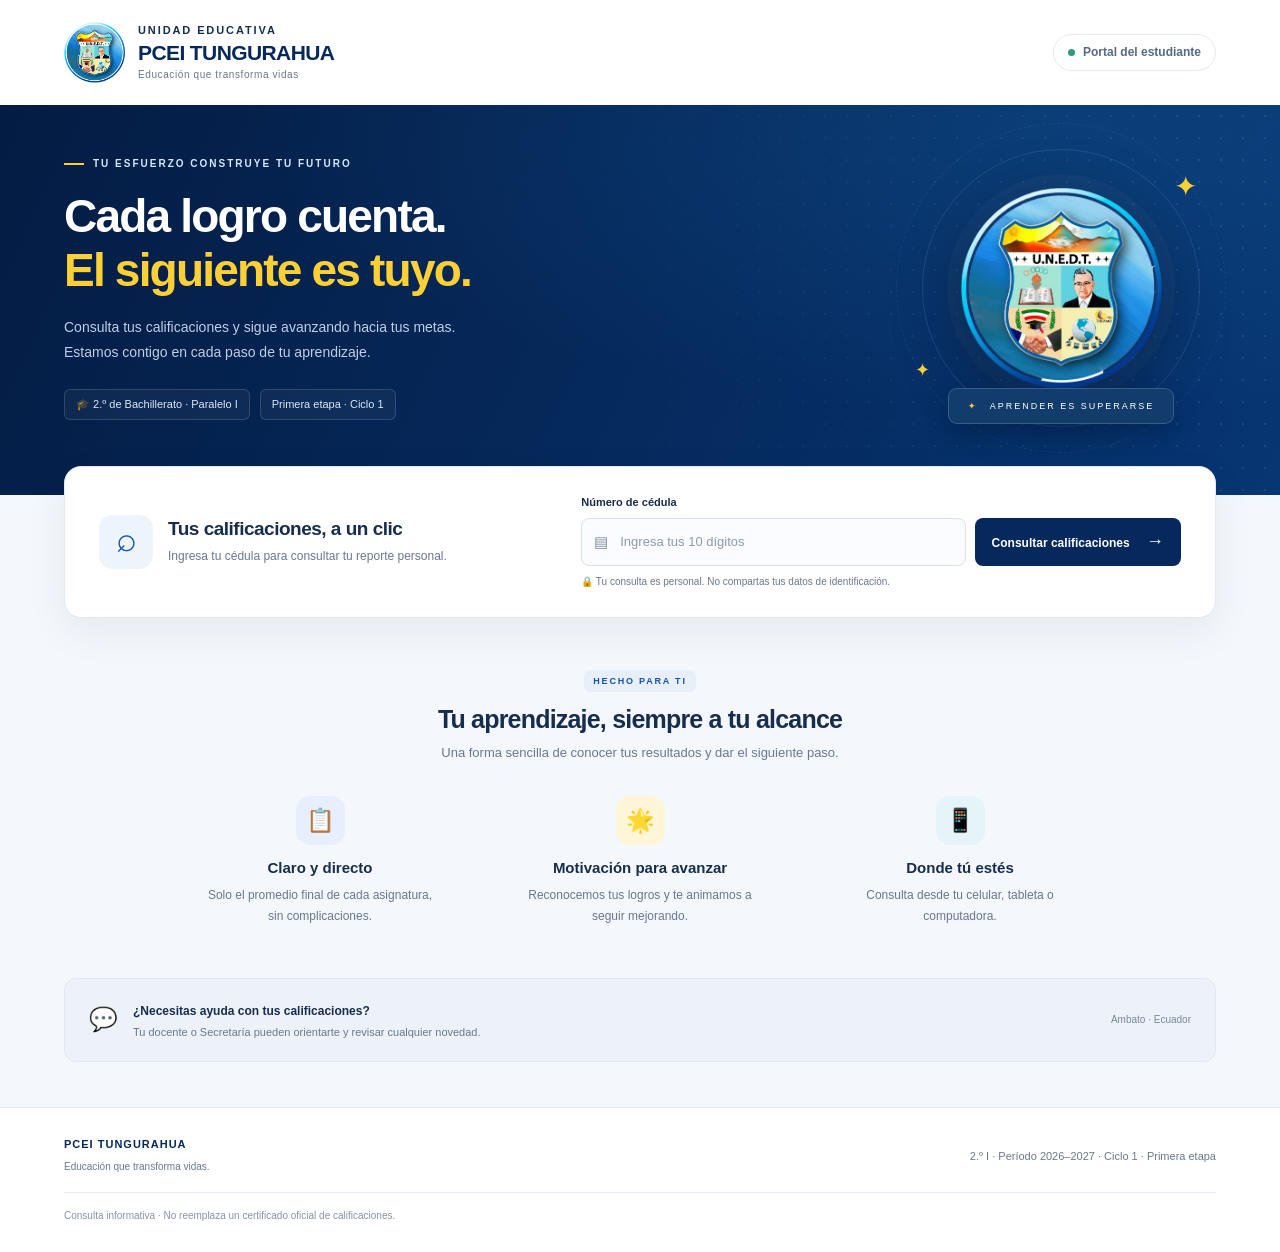
<file: templates/index.html>
<!doctype html>
<html lang="es">
<head>
  <meta charset="utf-8">
  <meta name="viewport" content="width=device-width, initial-scale=1">
  <meta name="theme-color" content="#06285c">
  <meta name="robots" content="noindex,nofollow">
  <title>Calificaciones 2.º I | PCEI Tungurahua</title>
  <link rel="icon" href="/static/sello.png">
  <link rel="stylesheet" href="/static/styles.css">
  <link rel="stylesheet" href="/static/libreta.css">
  <link rel="stylesheet" href="/static/print.css">
  <script src="/static/app.js" defer></script>
</head>
<body>
  <header class="header">
    <a class="brand" href="/" aria-label="PCEI Tungurahua, inicio">
      <span class="brand-mark"><img src="/static/sello.png" alt="Sello de la Unidad Educativa"></span>
      <span><small>UNIDAD EDUCATIVA</small><strong>PCEI TUNGURAHUA</strong><span class="brand-motto">Educación que transforma vidas</span></span>
    </a>
    <span class="portal-label"><span class="status-dot"></span> Portal del estudiante</span>
  </header>

  <main>
    <section class="hero" aria-labelledby="hero-title">
      <div class="hero-content">
        <div class="eyebrow"><span></span> TU ESFUERZO CONSTRUYE TU FUTURO</div>
        <h1 id="hero-title">Cada logro cuenta.<br><span>El siguiente es tuyo.</span></h1>
        <p>Consulta tus calificaciones y sigue avanzando hacia tus metas.<br class="desktop-break"> Estamos contigo en cada paso de tu aprendizaje.</p>
        <div class="hero-tags"><span>🎓 2.º de Bachillerato · Paralelo I</span><span>Primera etapa · Ciclo 1</span></div>
      </div>
      <div class="hero-art" aria-hidden="true">
        <div class="orbit orbit-one"></div><div class="orbit orbit-two"></div>
        <span class="art-spark spark-one">✦</span><span class="art-spark spark-two">✦</span>
        <div class="seal-halo"><img src="/static/sello.png" alt=""></div>
        <div class="art-caption"><span>✦</span> APRENDER ES SUPERARSE</div>
      </div>
    </section>

    <div class="main-container">
      <section class="lookup" aria-labelledby="lookup-title">
        <div class="lookup-intro"><span class="section-icon" aria-hidden="true">⌕</span><div><h2 id="lookup-title">Tus calificaciones, a un clic</h2><p>Ingresa tu cédula para consultar tu reporte personal.</p></div></div>
        <form id="lookup-form" novalidate>
          <label for="cedula">Número de cédula</label>
          <div class="form-row"><div class="input-wrap"><span aria-hidden="true">▤</span><input id="cedula" name="cedula" type="text" inputmode="numeric" autocomplete="off" maxlength="10" placeholder="Ingresa tus 10 dígitos" aria-describedby="input-help form-error" required></div><button type="submit" id="search-button">Consultar calificaciones <span aria-hidden="true">→</span></button></div>
          <p id="input-help" class="input-help">🔒 Tu consulta es personal. No compartas tus datos de identificación.</p>
          <p id="form-error" class="error" role="alert" hidden></p>
        </form>
      </section>

      <section id="results" aria-labelledby="student-name" tabindex="-1" hidden>
        <div class="student-panel"><div class="student-avatar" aria-hidden="true">🎓</div><div class="student-info"><span class="eyebrow dark">REPORTE PERSONAL · SEGUNDO I</span><h2 id="student-name"></h2><p><span id="student-id"></span><span class="separator">·</span>2.º de Bachillerato «I»</p></div><div class="report-actions"><button type="button" class="print-button" id="print-button" aria-describedby="print-help">🖨️ Imprimir / Guardar PDF</button><button type="button" class="secondary-button" id="clear-button">Nueva consulta ↗</button></div></div>
        <p class="print-help" id="print-help">Una sola hoja A4. Para descargar, elige «Guardar como PDF» en la ventana de impresión.</p>
        <div class="results-heading"><div><span class="eyebrow dark">CADA ESFUERZO CUENTA ✦</span><h2>Mi libreta de calificaciones</h2><p>Una materia, un nuevo logro. ¡Sigue adelante!</p></div><span class="period-chip" id="period-label"></span></div>
        <div class="legend"><span><i class="legend-dot excellent"></i>9–10 · Excelente</span><span><i class="legend-dot good"></i>7–8,99 · Sigue así</span><span><i class="legend-dot improve"></i>Menos de 7 · A mejorar</span><span><i class="legend-dot pending"></i>Sin nota</span></div>
        <div class="report-book">
          <div class="book-heading" aria-hidden="true"><span>📒 ASIGNATURA</span><span>PROMEDIO<br>FINAL / 10</span></div>
          <ol class="report-list" id="grades-grid" aria-label="Promedios finales por asignatura"></ol>
          <div class="book-bottom"><span aria-hidden="true">🌟</span> ¡Tu próxima meta está un paso más cerca!</div>
        </div>
        <p class="report-note">ℹ️ «Sin nota» significa que el archivo no registra un promedio final. No equivale a cero. Si tienes dudas, comunícate con tu docente.</p>
        <p class="print-disclaimer">Consulta informativa · No reemplaza un certificado oficial de calificaciones.</p>
      </section>

      <section id="welcome" class="welcome" aria-labelledby="welcome-title">
        <div class="welcome-top"><span class="tiny-pill">HECHO PARA TI</span><h2 id="welcome-title">Tu aprendizaje, siempre a tu alcance</h2><p>Una forma sencilla de conocer tus resultados y dar el siguiente paso.</p></div>
        <div class="features"><article><span class="feature-icon blue" aria-hidden="true">📋</span><h3>Claro y directo</h3><p>Solo el promedio final de cada asignatura, sin complicaciones.</p></article><article><span class="feature-icon yellow" aria-hidden="true">🌟</span><h3>Motivación para avanzar</h3><p>Reconocemos tus logros y te animamos a seguir mejorando.</p></article><article><span class="feature-icon cyan" aria-hidden="true">📱</span><h3>Donde tú estés</h3><p>Consulta desde tu celular, tableta o computadora.</p></article></div>
      </section>

      <aside class="support"><span aria-hidden="true">💬</span><div><strong>¿Necesitas ayuda con tus calificaciones?</strong><p>Tu docente o Secretaría pueden orientarte y revisar cualquier novedad.</p></div><span class="support-location">Ambato · Ecuador</span></aside>
    </div>
  </main>
  <footer><div><strong>PCEI TUNGURAHUA</strong><span>Educación que transforma vidas.</span></div><p>2.º I · Período 2026–2027 · Ciclo 1 · Primera etapa</p><span class="footer-line"></span><small>Consulta informativa · No reemplaza un certificado oficial de calificaciones.</small></footer>
</body>
</html>
</file>
<file: static/styles.css>
:root{--navy:#06285c;--deep:#041b40;--blue:#1255aa;--gold:#ffd035;--ink:#172d4d;--muted:#69788e;--line:#e5ebf3;--bg:#f4f7fc;--green:#148369;--amber:#986513}
*{box-sizing:border-box}html{scroll-behavior:smooth}body{margin:0;font-family:"Segoe UI",Arial,sans-serif;color:var(--ink);background:var(--bg);font-size:15px;line-height:1.6}button,input{font:inherit}button,a,input{-webkit-tap-highlight-color:transparent}button{cursor:pointer}button:disabled{cursor:wait;opacity:.7}a{color:inherit;text-decoration:none}[hidden]{display:none!important}:focus-visible{outline:3px solid #1d83df;outline-offset:5px}h1,h2,h3,p{margin:0}h2,h3{line-height:1.3}button{transition:transform .18s,background .18s}.header{max-width:1240px;margin:auto;padding:19px 44px;display:flex;align-items:center;justify-content:space-between;gap:24px;background:white}body:before{content:"";position:absolute;z-index:-1;top:0;width:100%;height:111px;background:white}.brand{display:flex;gap:13px;align-items:center}.brand-mark{width:61px;height:67px;display:flex;align-items:center;justify-content:center}.brand-mark img{height:65px;width:48px;object-fit:contain;mix-blend-mode:multiply}.brand small{font-size:11px;letter-spacing:1.9px;font-weight:600;display:block}.brand strong{font-size:21px;letter-spacing:-.6px;color:var(--navy);display:block;line-height:1.35}.brand-motto{font-size:10px;letter-spacing:.6px;display:block;color:var(--muted)}.portal-label{font-size:12px;font-weight:600;color:#566a82;border:1px solid var(--line);border-radius:24px;padding:8px 14px;display:flex;align-items:center;gap:8px}.status-dot{width:7px;height:7px;background:#2e9a80;border-radius:50%}.hero{position:relative;background:radial-gradient(ellipse at 85% 5%,#155d9b55,transparent 55%),linear-gradient(115deg,#041c43,#073674);color:white;display:flex;justify-content:space-between;align-items:center;min-height:365px;padding:48px max(44px,calc((100vw - 1152px)/2)) 72px;overflow:hidden}.hero:before{content:"";position:absolute;inset:0;background-image:radial-gradient(#ffffff18 .8px,transparent .8px);background-size:22px 22px;mask-image:linear-gradient(90deg,transparent 40%,#000)}.hero:after{content:"";height:4px;width:150px;background:var(--gold);position:absolute;bottom:0;left:max(44px,calc((100vw - 1152px)/2));border-radius:4px 4px 0 0}.hero-content{position:relative;z-index:1}.eyebrow{font-size:10px;letter-spacing:2px;font-weight:700;display:flex;align-items:center;gap:9px;color:#d7e7ff}.eyebrow>span{background:var(--gold);width:20px;height:2px}h1{font-size:46px;letter-spacing:-1.8px;font-weight:750;line-height:1.18;margin:17px 0 18px}h1>span{color:var(--gold)}.hero-content>p{color:#c0cfe4;font-size:14px;line-height:1.8}.hero-tags{display:flex;gap:10px;margin-top:23px;flex-wrap:wrap}.hero-tags>span{background:#ffffff0b;border:1px solid #ffffff25;border-radius:6px;padding:6px 11px;font-size:11px;color:#dde8f8}.hero-art{position:relative;flex:0 0 310px;min-height:270px;display:flex;align-items:center;justify-content:center;margin-left:35px}.orbit{border:1px solid #87b8ef28;border-radius:50%;position:absolute;width:278px;height:278px}.orbit-two{width:330px;height:330px;border-style:dashed;transform:rotate(25deg);opacity:.65}.seal-halo{background:linear-gradient(145deg,#ffffff,#d8e9f7);border:7px solid #ffffff18;box-shadow:0 20px 70px #0005,0 0 0 13px #ffffff07;border-radius:50%;width:202px;height:202px;overflow:hidden;display:flex;align-items:center;justify-content:center;transform:rotate(-5deg)}.seal-halo img{height:183px;width:132px;object-fit:contain;mix-blend-mode:multiply}.art-spark{position:absolute;color:var(--gold);font-size:28px}.spark-one{top:12px;right:19px}.spark-two{bottom:38px;left:9px;font-size:18px}.art-caption{position:absolute;bottom:-1px;background:#123c6c;border:1px solid #97bce044;border-radius:9px;padding:10px 19px;font-size:9px;letter-spacing:2px;box-shadow:0 10px 20px #001b3c66}.art-caption span{color:var(--gold);margin-right:8px}.main-container{max-width:1152px;margin:0 auto;padding:0 0 45px;position:relative}.lookup{position:relative;margin-top:-29px;background:white;border:1px solid #e2e9f3;border-radius:17px;box-shadow:0 14px 40px #092d5710;padding:27px 34px;display:grid;grid-template-columns:1fr 1.35fr;gap:38px;align-items:center}.lookup-intro{display:flex;align-items:center;gap:15px}.section-icon{font-size:35px;background:#eef4fc;color:var(--blue);width:54px;height:54px;border-radius:14px;flex-shrink:0;text-align:center;line-height:48px}.lookup h2{font-size:19px;letter-spacing:-.5px;margin-bottom:5px}.lookup p{font-size:12px;color:var(--muted)}label{display:block;font-size:11px;font-weight:650;margin-bottom:6px}.form-row{display:flex;gap:9px}.input-wrap{display:flex;align-items:center;gap:10px;border:1px solid #d8e1ee;border-radius:8px;background:#fafcff;flex:1;min-width:0;padding:0 12px;color:#7b8b9e}.input-wrap:focus-within{outline:2px solid #2678c8;outline-offset:2px}input{border:0;outline:0!important;background:transparent;width:100%;height:46px;min-width:0;font-size:13px;color:var(--ink)}input::placeholder{color:#8c99aa}button[type=submit]{border:0;border-radius:8px;background:var(--navy);color:white;font-size:12px;padding:0 17px;font-weight:600;white-space:nowrap}button[type=submit]:hover{background:#114786;transform:translateY(-1px)}button[type=submit] span{margin-left:13px;font-size:18px}.lookup .input-help{margin-top:8px;font-size:10px}.lookup .error{color:#a72b3a;margin-top:10px;font-size:12px}.welcome{padding:49px 20px 34px}.welcome-top{text-align:center}.tiny-pill{display:inline-block;color:var(--blue);font-size:9px;letter-spacing:1.8px;font-weight:700;background:#e8eff9;border-radius:6px;padding:4px 9px;margin-bottom:11px}.welcome h2{font-size:25px;letter-spacing:-.8px}.welcome-top p{color:var(--muted);font-size:13px;margin-top:8px}.features{display:grid;grid-template-columns:repeat(3,1fr);gap:30px;margin:32px auto 0;max-width:930px}.features article{text-align:center;padding:0 25px}.feature-icon{display:inline-flex;width:49px;height:49px;align-items:center;justify-content:center;border-radius:14px;font-size:23px;margin-bottom:13px}.blue{background:#e7effc}.yellow{background:#fff5d7}.cyan{background:#e5f4f8}.features h3{font-size:15px;margin-bottom:7px}.features p{font-size:12px;color:var(--muted);line-height:1.8}.support{display:flex;align-items:center;gap:15px;background:#edf2f9;border:1px solid #e2e9f3;padding:19px 24px;border-radius:12px;margin-top:16px}.support>span:first-child{font-size:23px}.support strong{font-size:12px}.support p{font-size:11px;color:var(--muted);margin-top:2px}.support-location{margin-left:auto;white-space:nowrap;font-size:10px;color:#77879c}footer{border-top:1px solid #e0e7f0;background:#fff;padding:28px max(44px,calc((100vw - 1152px)/2));display:flex;align-items:center;justify-content:space-between;gap:15px;flex-wrap:wrap}footer strong{font-size:11px;letter-spacing:1px;display:block;color:var(--navy)}footer div>span{font-size:10px;color:var(--muted)}footer p{font-size:11px;color:var(--muted)}.footer-line{height:1px;background:var(--line);flex-basis:100%}footer small{font-size:10px;color:#8793a4}#results{scroll-margin-top:20px;outline:0}.student-panel{display:flex;gap:17px;align-items:center;margin-top:33px;padding-bottom:24px;border-bottom:1px solid var(--line)}.student-avatar{background:#e4edfa;border:1px solid #d7e4f8;border-radius:15px;width:60px;height:60px;display:flex;align-items:center;justify-content:center;font-size:29px;flex-shrink:0}.dark{color:#6c809a;font-size:9px;letter-spacing:1.7px}.student-info h2{font-size:23px;margin:5px 0;letter-spacing:-.6px}.student-info p{font-size:12px;color:var(--muted)}.separator{margin:0 10px;color:#b1bcca}.secondary-button{background:white;border:1px solid #d8e2ef;border-radius:8px;color:var(--navy);padding:9px 14px;font-size:11px;font-weight:600;margin-left:auto;white-space:nowrap}.secondary-button:hover{background:#e8eff9}.encouragement{display:flex;align-items:center;gap:13px;background:linear-gradient(90deg,#fffae8,#fffdf6);border:1px solid #f0e4b4;border-radius:10px;padding:14px 20px;margin-top:23px}.encouragement>span{font-size:24px}.encouragement p{font-size:12px;color:#7b692e}.encouragement strong{font-weight:650}.results-heading{display:flex;align-items:center;justify-content:space-between;gap:16px;margin-top:33px}.results-heading h2{font-size:25px;letter-spacing:-.7px;margin:6px 0}.results-heading p{font-size:12px;color:var(--muted)}.period-chip{background:#e8eef8;color:#536b8b;font-size:10px;padding:7px 12px;border-radius:7px;white-space:nowrap}.legend{display:flex;flex-wrap:wrap;gap:19px;margin:20px 0;font-size:10px;color:var(--muted)}.legend>span{display:flex;align-items:center;gap:5px}.legend-dot{width:6px;height:6px;border-radius:50%;background:var(--blue)}.legend-dot.excellent{background:var(--green)}.legend-dot.improve{background:#c88b2f}.legend-dot.pending{background:#a4afbe}.grades-grid{display:grid;grid-template-columns:repeat(3,minmax(0,1fr));gap:18px}.grade-card{background:white;border:1px solid var(--line);border-radius:14px;padding:22px;position:relative;overflow:hidden;box-shadow:0 4px 15px #13315803;transition:transform .2s,box-shadow .2s}.grade-card:hover{transform:translateY(-3px);box-shadow:0 12px 25px #1331580c}.card-heading{display:flex;justify-content:space-between;align-items:center;gap:8px}.subject-icon{width:45px;height:45px;display:flex;align-items:center;justify-content:center;font-size:24px;border-radius:12px}.tone-0{background:#eaf0fc}.tone-1{background:#fff0dd}.tone-2{background:#eeeaf9}.tone-3{background:#e4f5f1}.tone-4{background:#e9f3fc}.grade-badge{font-size:9px;white-space:nowrap;border-radius:20px;padding:4px 8px;background:#e8f6f0;color:var(--green);font-weight:600}.good .grade-badge{background:#eaf1fd;color:#2266b4}.improve .grade-badge{background:#fff3df;color:var(--amber)}.pending .grade-badge{background:#f0f3f7;color:#7a8799}.grade-card h3{font-size:15px;margin:17px 0 20px;min-height:39px;display:flex;align-items:center;max-width:95%}.grade-label{font-size:8px;letter-spacing:1.5px;font-weight:650;color:#7b8b9e}.grade-value{font-size:38px;line-height:1.25;letter-spacing:-1.4px;font-weight:750;margin-top:3px;color:var(--navy);display:flex;align-items:baseline;gap:7px;font-variant-numeric:tabular-nums}.grade-value>span{font-size:12px;font-weight:400;color:#8c99aa;letter-spacing:0}.excellent .grade-value{color:var(--green)}.improve .grade-value{color:var(--amber)}.pending .grade-value{font-size:27px;color:#98a5b6;line-height:1.76;letter-spacing:-.7px}.meter{display:flex;gap:4px;margin-top:13px}.meter>span{height:4px;flex:1;background:#edf1f6;border-radius:3px}.meter .filled{background:#4385d0}.excellent .meter .filled{background:#42a48b}.improve .meter .filled{background:#dcad50}.pending-line{height:4px;border-radius:3px;background:#edf1f6;margin-top:13px}.card-message{border-top:1px solid #edf1f6;padding-top:13px;margin-top:16px;font-size:11px;line-height:1.75;color:var(--muted);min-height:53px}.report-note{font-size:11px;color:var(--muted);padding:18px 4px 12px}
@media(min-width:1450px){.hero{padding-top:58px;padding-bottom:85px}.hero-art{margin-right:30px}h1{font-size:52px}}
@media(max-width:1239px){.main-container{margin-left:40px;margin-right:40px}.lookup{grid-template-columns:1fr 1.4fr;gap:24px;padding:24px}.lookup-intro{gap:10px}.lookup h2{font-size:17px}.section-icon{width:43px;height:46px}.lookup-intro p{font-size:11px}}
@media(max-width:1000px){.lookup{grid-template-columns:1fr;gap:20px}.lookup-intro p{font-size:12px}.lookup form{max-width:none}.hero{padding-left:40px;padding-right:40px}.hero-art{flex-basis:230px;transform:scale(.83);margin-left:0}h1{font-size:39px}.hero-content>p{font-size:13px}.grades-grid{grid-template-columns:repeat(2,minmax(0,1fr))}.features article{padding:0 10px}.features{gap:14px}.hero .eyebrow{font-size:9px;letter-spacing:1.4px}.support-location{display:none}}
@media(max-width:650px){.header{padding:15px 20px}.brand{gap:8px}.brand-mark{width:40px;height:53px}.brand-mark img{width:35px;height:49px}.brand small{font-size:8px;letter-spacing:1.4px}.brand strong{font-size:16px;letter-spacing:-.4px}.brand-motto{font-size:8px;letter-spacing:0}.portal-label{font-size:0;padding:7px;border:0}.portal-label .status-dot{width:8px;height:8px}.hero{padding:33px 23px 60px;min-height:0}.hero-art{display:none}.hero .eyebrow{font-size:8px;letter-spacing:1.5px}h1{font-size:36px;letter-spacing:-1.2px;margin:17px 0}.hero-content>p{font-size:12px}.desktop-break{display:none}.hero-tags{gap:7px;margin-top:22px}.hero-tags>span{font-size:9px;padding:5px 9px}.main-container{margin:0 16px;padding-bottom:28px}.lookup{margin-top:-23px;border-radius:13px;padding:22px 19px;gap:18px}.lookup h2{font-size:17px}.lookup-intro p{font-size:11px}.lookup-intro{gap:11px}.form-row{flex-direction:column;gap:10px}.input-wrap{padding:0 13px}input{height:48px;font-size:15px}button[type=submit]{height:47px;font-size:13px}.lookup .input-help{font-size:9px;line-height:1.7;margin-top:12px}.welcome{padding:35px 5px 22px}.welcome h2{font-size:22px;line-height:1.4;max-width:280px;margin:auto}.welcome-top p{font-size:12px;max-width:285px;margin:9px auto 0}.features{grid-template-columns:1fr;gap:23px;margin-top:27px}.features article{display:grid;grid-template-columns:44px 1fr;column-gap:15px;text-align:left;padding:0 13px}.feature-icon{grid-row:span 2;margin:0;width:44px;height:44px;border-radius:12px;font-size:22px}.features h3{font-size:14px;margin:0 0 5px}.features p{font-size:11px}.support{padding:16px;gap:11px}.support>span:first-child{font-size:20px}.support strong{font-size:11px;display:block;line-height:1.5}.support p{font-size:10px}.student-panel{gap:11px;align-items:flex-start;flex-wrap:wrap;margin-top:25px;padding-bottom:19px}.student-avatar{width:45px;height:45px;font-size:22px;border-radius:12px}.student-info{flex:1;min-width:0}.student-info h2{font-size:18px}.student-info p{font-size:10px}.student-info .separator{margin:0 5px}.secondary-button{margin:2px 0 0 56px;font-size:10px;padding:7px 11px}.encouragement{padding:12px;gap:10px;margin-top:18px}.encouragement p{font-size:11px}.encouragement strong{display:block}.results-heading{align-items:flex-start;flex-direction:column;gap:12px;margin-top:26px}.results-heading h2{font-size:22px}.period-chip{font-size:10px}.legend{gap:9px 14px;font-size:9px;margin:17px 0}.grades-grid{grid-template-columns:1fr;gap:13px}.grade-card{padding:20px}.grade-card h3{min-height:0;margin:14px 0 16px;font-size:16px}.card-message{min-height:0}.grade-value{font-size:36px}.grade-badge{font-size:10px}.report-note{font-size:10px;line-height:1.8}footer{padding:23px;gap:13px}footer p{font-size:10px}footer small{font-size:9px}}
@media(prefers-reduced-motion:reduce){html{scroll-behavior:auto}*,*:before,*:after{transition:none!important;animation:none!important}}
</file>
<file: static/libreta.css>
/* Libreta: una sola columna en todos los dispositivos. */
.brand-mark img{width:100%;height:100%;object-fit:contain;mix-blend-mode:normal}
.seal-halo{transform:none;background:transparent;border:0}
.seal-halo img{width:100%;height:100%;object-fit:contain;mix-blend-mode:normal}
#results{max-width:880px;margin-left:auto;margin-right:auto}
.results-heading{margin-top:25px}
.results-heading h2{color:var(--navy)}
.report-book{border:1px solid #dce5f1;border-radius:17px;background:white;box-shadow:0 10px 35px #0c315812;overflow:hidden}
.book-heading{display:flex;align-items:center;justify-content:space-between;gap:15px;padding:16px 24px;background:linear-gradient(110deg,#06285c,#155da5);color:white;border-bottom:4px solid #ffd035;font-weight:700;letter-spacing:1.5px;font-size:11px;line-height:1.5}
.book-heading>span:last-child{text-align:center;min-width:79px;font-size:9px;letter-spacing:1px}
.report-list{display:flex;flex-direction:column;gap:0;list-style:none;margin:0;padding:0}
.grade-row{--subject:#3779d3;--wash:#eff5ff;--icon:#dceaff;display:grid;grid-template-columns:48px minmax(0,1fr) 79px;gap:16px;align-items:center;padding:17px 23px 17px 18px;border-left:5px solid var(--subject);border-bottom:1px solid #ffffff;background:var(--wash)}
.subject-color-0{--subject:#3779d3;--wash:#eff5ff;--icon:#dceaff}
.subject-color-1{--subject:#e78a24;--wash:#fff6e9;--icon:#ffe7bf}
.subject-color-2{--subject:#8b5cce;--wash:#f5efff;--icon:#e9dcff}
.subject-color-3{--subject:#159a8c;--wash:#eaf9f5;--icon:#c9f0e5}
.subject-color-4{--subject:#e06291;--wash:#fff0f5;--icon:#ffdbeb}
.subject-color-5{--subject:#c49815;--wash:#fffbe7;--icon:#ffefab}
.subject-color-6{--subject:#329cbf;--wash:#edf9ff;--icon:#d1effb}
.row-icon{display:flex;align-items:center;justify-content:center;width:48px;height:48px;font-size:25px;background:var(--icon);border-radius:14px;box-shadow:inset 0 0 0 1px #ffffff99}
.row-detail{min-width:0}
.row-subject{font-size:15px;font-weight:700;line-height:1.35;color:#203752;overflow-wrap:break-word}
.row-message{font-size:12px;color:#536779;line-height:1.45;margin-top:5px}
.message-symbol{font-weight:800;color:var(--subject)}
.final-grade{display:flex;align-items:center;justify-content:center;flex-direction:column;border-radius:12px;min-height:56px;min-width:0;padding:7px 4px;font-size:25px;line-height:1.1;font-weight:800;letter-spacing:-.8px;font-variant-numeric:tabular-nums;color:#125da9;background:#fff;box-shadow:0 2px 5px #183e6408;border:1px solid #dce8f7}
.grade-scale{display:block;font-size:9px;letter-spacing:.5px;margin-top:4px;font-weight:600;color:#718196}
.excellent .final-grade{color:#087c59;background:#e0f6eb;border-color:#b5e9d0}
.good .final-grade{color:#165ca5;background:#e2eeff;border-color:#bed7fa}
.improve .final-grade{color:#97600c;background:#fff0cf;border-color:#f4d386}
.pending .final-grade{color:#738196;background:#f2f4f8;border-color:#dce2eb;font-size:13px;letter-spacing:0;line-height:1.3}
.book-bottom{display:flex;align-items:center;justify-content:center;gap:8px;background:#fff9e4;border-top:1px solid #f3df9b;color:#8d702a;font-size:11px;font-weight:600;text-align:center;padding:15px}
@media(max-width:650px){
  #results{margin-top:0}
  .student-panel{border-bottom:0;padding-bottom:0;margin-bottom:22px}
  .results-heading{margin-top:22px;gap:9px}
  .results-heading h2{font-size:23px;letter-spacing:-.8px}
  .results-heading p{font-size:11px}
  .legend{gap:7px 12px;margin:14px 0;font-size:9px}
  .report-book{border-radius:13px}
  .book-heading{padding:12px 12px 12px 15px;font-size:10px;letter-spacing:1px}
  .book-heading>span:last-child{font-size:8px;min-width:65px;letter-spacing:.7px}
  .grade-row{grid-template-columns:36px minmax(0,1fr) 65px;gap:10px;padding:13px 11px 13px 10px;border-left-width:4px;min-height:86px}
  .row-icon{width:36px;height:39px;font-size:21px;border-radius:10px}
  .row-subject{font-size:13px;line-height:1.35}
  .row-message{font-size:10px;line-height:1.4;margin-top:4px}
  .final-grade{font-size:23px;min-height:54px;border-radius:10px;letter-spacing:-.7px}
  .grade-scale{font-size:8px;margin-top:4px}
  .pending .final-grade{font-size:11px;letter-spacing:0}
  .book-bottom{font-size:10px;padding:13px 10px;gap:5px}
}
@media(max-width:360px){
  .grade-row{grid-template-columns:29px minmax(0,1fr) 58px;gap:8px;padding-left:8px;padding-right:8px}
  .row-icon{width:29px;height:34px;font-size:18px}
  .row-subject{font-size:12px}
  .row-message{font-size:10px}
  .final-grade{font-size:21px}
  .book-heading>span:last-child{min-width:58px}
}
</file>
<file: static/print.css>
.report-actions{display:flex;flex-direction:column;gap:8px;margin-left:auto;flex-shrink:0}
.report-actions .secondary-button{margin:0}
.print-button{background:var(--navy);color:white;border:0;border-radius:8px;font-size:11px;font-weight:650;padding:11px 14px;white-space:nowrap}
.print-button:hover{background:var(--blue)}
.print-help{font-size:10px;color:var(--muted);text-align:right;margin:10px 0 18px}
.print-disclaimer{display:none}
@media screen and (max-width:650px){
  .report-actions{flex-direction:row;flex-wrap:wrap;margin:8px 0 0;width:100%;gap:8px}
  .report-actions .print-button{flex:1;padding:12px 10px;font-size:11px}
  .report-actions .secondary-button{padding:10px;font-size:10px}
  .print-help{text-align:left;font-size:10px;margin-top:-9px;line-height:1.6}
}
@page{size:A4 portrait;margin:10mm}
@media print{
  html{scroll-behavior:auto!important}
  body{background:#fff!important;color:#172d4d;font-size:10pt;line-height:1.25;-webkit-print-color-adjust:exact;print-color-adjust:exact}
  body:before,.hero,.lookup,#welcome,.support,footer,.portal-label,.report-actions,.print-help,.student-avatar{display:none!important}
  *{animation:none!important;transition:none!important;box-shadow:none!important}
  .header{max-width:none;width:100%;margin:0;padding:0 0 3mm;background:#fff;border-bottom:1mm solid #ffd035;justify-content:flex-start;break-inside:avoid}
  .brand{gap:3mm}
  .brand-mark{width:15mm;height:16mm}
  .brand-mark img{width:15mm;height:15mm;object-fit:contain;mix-blend-mode:normal}
  .brand small{font-size:7pt;letter-spacing:1pt}
  .brand strong{font-size:14pt;line-height:1.2}
  .brand-motto{font-size:7pt}
  .main-container{max-width:none;width:100%;padding:0;margin:0}
  #results{max-width:none;width:100%;margin:0;padding:0;outline:0}
  .student-panel{display:flex;align-items:center;flex-wrap:nowrap;gap:0;margin:3mm 0 2mm;padding:0 0 2mm;border-bottom:1px solid #dce5f1;break-inside:avoid}
  .student-info{flex:1;min-width:0}
  .student-info .eyebrow{font-size:6pt;letter-spacing:1pt}
  .student-info h2{font-size:12pt;line-height:1.2;margin:1mm 0;letter-spacing:0}
  .student-info p{font-size:8pt;line-height:1.3}
  .results-heading{display:flex;flex-direction:row;align-items:center;justify-content:space-between;gap:3mm;margin:2mm 0}
  .results-heading .eyebrow,.results-heading p{display:none}
  .results-heading h2{font-size:14pt;line-height:1.2;margin:0;letter-spacing:-.3pt}
  .period-chip{font-size:7pt;padding:1.5mm 2mm;border-radius:1mm}
  .legend{gap:3mm;margin:2mm 0;font-size:6.5pt;line-height:1.2}
  .legend-dot{width:1.4mm;height:1.4mm}
  .report-book{border:1px solid #dce5f1;border-radius:2mm;overflow:hidden;break-inside:avoid;page-break-inside:avoid}
  .book-heading{padding:2mm 3mm;font-size:8pt;letter-spacing:.5pt;line-height:1.2;border-bottom-width:.8mm}
  .book-heading>span:last-child{min-width:18mm;font-size:6.5pt;letter-spacing:.3pt}
  .report-list{display:flex;flex-direction:column;margin:0;padding:0;gap:0}
  .grade-row{grid-template-columns:8mm minmax(0,1fr) 18mm;gap:3mm;min-height:12.5mm;padding:1.5mm 3mm;border-left-width:1.1mm;break-inside:avoid;page-break-inside:avoid}
  .row-icon{width:8mm;height:8mm;font-size:16pt;border-radius:2mm}
  .row-subject{font-size:9pt;line-height:1.15;margin:0;letter-spacing:0}
  .row-message{font-size:7.5pt;line-height:1.15;margin-top:1mm}
  .final-grade{font-size:15pt;line-height:1.05;min-height:9mm;padding:1mm;letter-spacing:-.3pt;border-radius:2mm}
  .grade-scale{font-size:6pt;margin-top:.5mm;letter-spacing:0}
  .pending .final-grade{font-size:8pt;line-height:1.2;letter-spacing:0}
  .book-bottom{font-size:7.5pt;padding:2mm;line-height:1.2}
  .report-note{font-size:7pt;line-height:1.3;padding:2mm 0;margin:0;break-inside:avoid}
  .print-disclaimer{display:block;font-size:7pt;line-height:1.3;text-align:center;color:#69788e;border-top:1px solid #e5ebf3;padding-top:2mm;break-inside:avoid}
}
</file>
